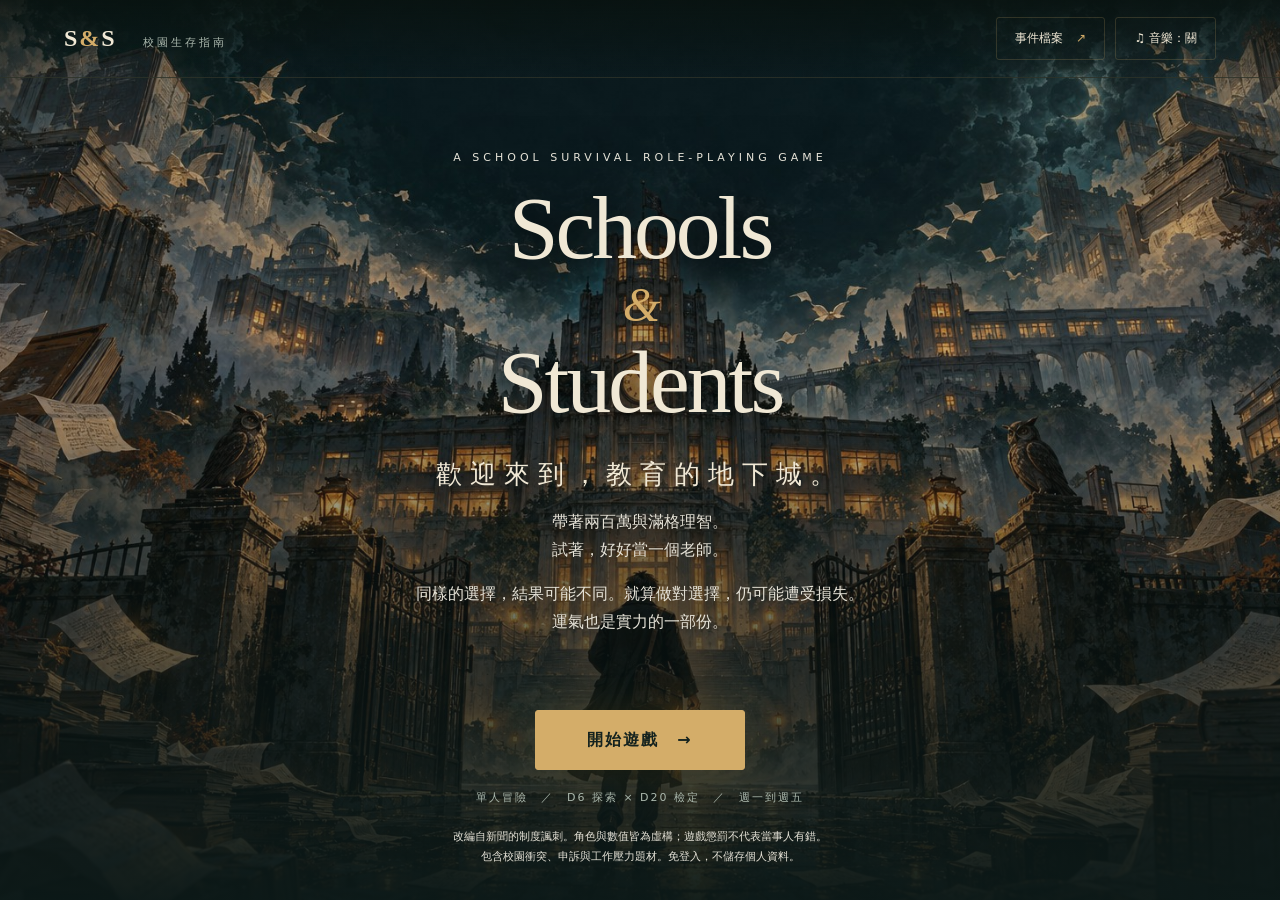
<file: index.html>
<!doctype html><html lang="zh-Hant"><head><meta charset="utf-8"><meta name="viewport" content="width=device-width,initial-scale=1"><meta name="theme-color" content="#10201e"><meta name="description" content="Schools & Students：一場星期一至星期五的校園生存擲骰冒險。"><title>Schools & Students｜校園生存指南</title><link rel="stylesheet" href="style.css"></head><body>
<header><a class="brand" href="index.html">S<span>&</span>S <small>校園生存指南</small></a><nav><button id="sourcesBtn">事件檔案 <span>↗</span></button><button id="soundBtn" aria-pressed="false">♫ 音樂：關</button></nav></header>
<main id="main" tabindex="-1"></main>
<dialog id="encounter" aria-labelledby="encounterTitle"></dialog>
<dialog id="archive"><div class="dialog-head"><div><p class="eyebrow">THE REAL WORLD</p><h2>現實，比劇本更荒誕。</h2></div><button id="closeArchive" aria-label="關閉事件檔案">✕</button></div><p>以下為創作來源，不是事件全貌。情境、對白、選項與數值為虛構；報導中的指控、受訪說法與評論不等同司法定論。查閱日期：2026-10-11。</p><div id="sourceList"></div></dialog>
<script src="events.js"></script><script src="engine.js"></script><script src="music.js"></script><script src="board.js"></script><script src="app.js"></script><noscript>請啟用 JavaScript 以遊玩本遊戲。</noscript></body></html>
</file>
<file: style.css>
:root{--bg:#0c1918;--panel:#142623;--ink:#f0e8d5;--muted:#abb8ad;--gold:#d4ad69;--line:#3b4b3d;--red:#f1a192}*{box-sizing:border-box}body{margin:0;background:var(--bg);color:var(--ink);font-family:system-ui,-apple-system,"Noto Sans TC",sans-serif;line-height:1.75}button,a{-webkit-tap-highlight-color:transparent}button{font:inherit;cursor:pointer;color:inherit;background:none;border:1px solid var(--line);padding:10px 18px;border-radius:3px}button:hover{border-color:var(--gold);background:#d4ad6910}button:focus-visible,a:focus-visible{outline:3px solid var(--gold);outline-offset:5px}button:disabled{opacity:.5;cursor:wait}a{color:var(--gold)}header{height:78px;display:flex;align-items:center;justify-content:space-between;padding:0 5vw;position:absolute;inset:0 0 auto;z-index:2;border-bottom:1px solid #e2d4a623;background:linear-gradient(#08110ec9,transparent)}.brand{font:700 24px Georgia,serif;text-decoration:none;color:var(--ink);letter-spacing:2px}.brand span{color:var(--gold)}.brand small{font:11px system-ui;letter-spacing:3px;margin-left:18px;color:var(--muted)}nav{display:flex;gap:10px}nav button{font-size:12px;border-color:#d4ad6930}nav span{color:var(--gold);margin-left:10px}.hero{min-height:100svh;position:relative;background:linear-gradient(180deg,#08171355 0%,#0a181838 40%,#0c1918f5 100%),url('assets/cover.jpg') center/cover;display:flex;flex-direction:column;align-items:center;justify-content:space-between;padding:120px 24px 34px;text-align:center}.hero-title{filter:drop-shadow(0 4px 20px #000);margin:auto 0}.eyebrow{font-size:11px;letter-spacing:4px;color:var(--gold);text-transform:uppercase}.hero h1{font-family:Georgia,'Times New Roman',serif;font-weight:400;font-size:clamp(48px,7vw,100px);line-height:1;letter-spacing:-3px;margin:16px 0}.hero h1 span{display:block;font-style:italic;font-size:.54em;color:var(--gold);margin:8px}.hero h2{font:400 clamp(18px,2vw,26px) Georgia,serif;letter-spacing:8px;margin:30px 0 12px}.hero p{color:#e5e2d7}.hero-bottom{margin-top:42px}.primary{background:var(--gold);border-color:var(--gold);color:#14221e;min-width:210px;font-weight:700;padding:15px 30px;letter-spacing:2px;box-shadow:0 0 40px #c2943220}.primary:hover{background:#e8c98e;color:#0c1918}.meta{font-size:11px;letter-spacing:2px;color:var(--muted);margin:18px 0}.fine{font-size:11px;color:var(--muted);max-width:680px;margin:20px auto 0}.shell{max-width:1180px;margin:auto;padding:120px 30px 50px}.intro{text-align:center;max-width:740px;margin:0 auto 35px}h2,h3{font-family:Georgia,"Noto Serif TC",serif;font-weight:400}h2{font-size:32px;line-height:1.4;margin:10px 0 20px}.roles{display:grid;grid-template-columns:repeat(3,1fr);gap:20px;margin:32px 0}.role{padding:30px 24px;text-align:left;background:var(--panel);min-height:240px}.role-icon{font-size:30px;color:var(--gold)}.role h3{font-size:23px;margin:16px 0 6px}.role p{font-size:13px;color:var(--muted)}.role small{color:var(--gold)}.rulebox{border:1px solid var(--line);padding:22px 28px;color:var(--muted);font-size:13px}.rulebox summary{color:var(--ink);cursor:pointer}.hud{display:grid;grid-template-columns:1.4fr 1fr 1fr;gap:24px;border-block:1px solid var(--line);padding:18px 0;margin-bottom:30px}.hud small{color:var(--muted);font-size:11px;letter-spacing:2px;display:block}.hud strong{font:26px Georgia,serif}.meter{height:3px;background:#34433c;margin-top:12px}.meter i{display:block;background:var(--gold);height:100%;transition:width .5s}.layout{display:grid;grid-template-columns:minmax(0,1fr) 280px;gap:36px}.story-card{background:linear-gradient(145deg,#1b302a,#142521);border:1px solid var(--line);padding:36px;position:relative}.story-card:before{content:'';width:34px;height:2px;background:var(--gold);position:absolute;top:-1px;left:36px}.story{font-size:16px;line-height:2;color:#d9ddd1;margin:22px 0 30px}.tag{font-size:11px;letter-spacing:2px;color:var(--gold)}.choices{display:grid;gap:10px}.choice{display:flex;align-items:center;text-align:left;width:100%;padding:17px 20px;font-size:14px;background:#0c191860;gap:18px}.letter{color:var(--gold);font-family:Georgia,serif;font-size:18px}.choice.selected{border-color:var(--gold);background:#d4ad6918}.check{display:flex;align-items:center;justify-content:space-between;margin-top:28px;gap:20px}.check small{font-size:11px;color:var(--muted)}.side{font-size:13px;color:var(--muted)}.side h3{color:var(--ink);font-size:19px}.die{width:116px;height:124px;clip-path:polygon(50% 0,96% 25%,96% 75%,50% 100%,4% 75%,4% 25%);background:linear-gradient(145deg,#d6ba7c,#756443);display:grid;place-items:center;color:#11221c;font:52px Georgia;margin:26px auto}.rolling{animation:roll .15s linear infinite}.die-wrap{text-align:center;border:1px solid var(--line);padding:22px 15px;background:#13221f}.dicecaption{font-size:11px;letter-spacing:3px}.route{display:flex;gap:8px;margin:20px 0}.route i{width:10px;height:10px;border:1px solid var(--line);border-radius:50%}.route i.done{background:var(--gold);border-color:var(--gold)}.route i.current{border-color:var(--gold);box-shadow:0 0 0 3px #d4ad6925}.result{margin-top:20px;border-top:1px solid var(--line);padding-top:25px}.result h3{font-size:25px;margin:5px 0}.delta{display:flex;gap:25px;font:22px Georgia;margin:20px 0;color:var(--red)}.source{margin:22px 0;padding:20px;background:#09141177;border-left:2px solid var(--gold);font-size:12px;color:var(--muted)}.source p{margin:10px 0}.source a{display:block;margin:8px 0;overflow-wrap:anywhere}.source-label{font-size:10px;letter-spacing:2px;color:var(--gold)}.note{color:var(--muted);font-size:12px}.actions{display:flex;gap:12px;flex-wrap:wrap;margin-top:22px}.recap{margin:16px 0;padding:18px 24px;border:1px solid var(--line)}.recap summary{cursor:pointer}.recap .source{margin-bottom:0}dialog{width:min(820px,94vw);max-height:85svh;overflow:auto;background:var(--bg);color:var(--ink);border:1px solid var(--gold);padding:30px}dialog::backdrop{background:#030909d9;backdrop-filter:blur(5px)}.dialog-head{display:flex;justify-content:space-between;gap:16px;align-items:start}.dialog-head h2{font-size:26px}dialog p{font-size:13px;color:var(--muted)}#main:focus{outline:none}@keyframes roll{50%{transform:rotate(12deg) scale(.92)}}@media(max-width:760px){header{height:66px;padding:0 18px}.brand small{display:none}nav button{padding:7px 10px;font-size:11px}.hero{padding-top:110px}.hero h1{letter-spacing:-2px}.hero h2{letter-spacing:5px}.shell{padding:96px 18px 30px}.roles{grid-template-columns:1fr;gap:12px}.role{min-height:0;padding:18px 22px}.role-icon{float:right}.role h3{margin:0}.layout{grid-template-columns:1fr;gap:24px}.story-card{padding:24px 20px}.side{display:grid;grid-template-columns:140px 1fr;gap:20px}.side .die{width:70px;height:80px;font-size:36px;margin:10px auto}.hud{gap:12px}.hud strong{font-size:20px}.hud small{font-size:9px}.check{align-items:stretch;flex-direction:column}.check .primary{width:100%}h2{font-size:26px}.choice{padding:15px 12px}.hero-bottom{margin-top:80px}.delta{font-size:18px}}@media(prefers-reduced-motion:reduce){*{animation:none!important;transition:none!important}}
.map-layout{display:grid;grid-template-columns:minmax(0,1fr) 260px;gap:30px;align-items:start}.campus-board{display:grid;grid-template-columns:repeat(10,minmax(0,1fr));grid-template-rows:repeat(10,minmax(0,1fr));aspect-ratio:1;background:#233b32;border:2px solid #7c7952;border-radius:8px;gap:3px;padding:5px;box-shadow:0 15px 60px #0004}.tile{background:#172923;display:flex;flex-direction:column;align-items:center;justify-content:center;position:relative;border:1px solid #526447;line-height:1.15;min-width:0;border-radius:3px}.tile small{position:absolute;top:3px;left:4px;font-size:8px;color:#a4b299}.tile b{font-size:20px;color:#d4ad69}.tile span{font-size:9px;margin-top:4px;text-align:center}.tile.event{background:#493d2b}.tile.rest{background:#234c40}.tile.start,.tile.finish{background:#c3a567;color:#11251c}.tile.start b,.tile.finish b{color:#11251c}.tile.start small,.tile.finish small{color:#304134}.tile.passed{opacity:.55}.tile.occupied{opacity:1;border:2px solid #fff0b7;box-shadow:0 0 15px #ffe28eaa;z-index:1;transform:scale(1.08);background:#e7c989;color:#10211c}.tile.occupied b{color:#10211c}.tile.occupied small{color:#304134}.courtyard{grid-row:2/10;grid-column:2/10;display:flex;flex-direction:column;align-items:center;justify-content:center;text-align:center;background:radial-gradient(ellipse,#284439,#152c26);border:1px dashed #85927266;margin:10px;padding:14px}.courtyard h2{margin:0;font-size:32px;letter-spacing:8px}.courtyard p{font-size:12px;color:#b9c7b6}.courtyard .eyebrow{font-size:9px;letter-spacing:2px}.school-building{font-size:100px;color:#b0ab79;line-height:1.2;text-shadow:0 6px #091e1966}.campus-legend{display:flex;gap:12px;flex-wrap:wrap;justify-content:center;font-size:11px;color:var(--gold);margin:14px 0}.map-controls{padding:24px;background:var(--panel);border:1px solid var(--line)}.map-controls h2{margin:8px 0}.map-controls .primary{width:100%;min-width:0;padding:13px 10px;font-size:14px}.d6{width:86px;height:86px;margin:22px auto 12px;border:2px solid var(--gold);border-radius:14px;display:grid;place-items:center;background:#dfc68e;color:#14251f;font:50px Georgia;box-shadow:4px 5px 0 #776743}.map-controls>.note{text-align:center}.map-controls #landing{min-height:100px;font-size:14px}@media(max-width:900px){.map-layout{grid-template-columns:1fr}.map-controls{display:grid;grid-template-columns:100px 1fr;gap:8px 20px}.map-controls .tag,.map-controls h2{grid-column:1/-1}.map-controls .d6{grid-column:1;grid-row:3/5;margin:0}.map-controls #landing{grid-column:2;min-height:0}.map-controls .primary{grid-column:1/-1}.map-controls>.note{grid-column:1/-1}.map-controls>.note:first-of-type{grid-column:2;text-align:left}.courtyard{margin:6px}.school-building{font-size:70px}}@media(max-width:480px){.campus-board{gap:2px;padding:3px}.tile span{display:none}.tile b{font-size:15px}.tile small{font-size:6px;top:1px;left:2px}.tile.start span,.tile.finish span{display:block;font-size:7px;margin:0}.tile.start b,.tile.finish b{display:none}.courtyard{padding:8px;margin:3px}.courtyard h2{font-size:22px;letter-spacing:4px}.courtyard p{font-size:10px;margin:8px 0}.school-building{font-size:48px}.campus-legend{font-size:9px;gap:8px;margin:5px 0}.courtyard .eyebrow{font-size:7px;letter-spacing:1px}}
.week-strip{display:flex;gap:8px;margin:0 0 16px}.week-strip span{flex:1;text-align:center;border:1px solid var(--line);padding:9px 4px;color:var(--muted);font-size:12px}.week-strip .today{background:var(--gold);color:#10221b;font-weight:700}.week-strip .finished{background:#25473b;color:#d0dec9}
/* Resource changes always use a sign as well as color. */
.loss,.delta .loss{color:#f1a192}.gain,.delta .gain{color:#94dfaf}.effects{display:flex;align-items:center;gap:12px;flex-wrap:wrap;padding:12px 0 22px;font-size:12px}.effects small{color:var(--muted)}.effects button{border-color:#94dfaf;color:#94dfaf}.tile.class{background:#203d38}.tile.news{background:#634137}.tile.work{background:#414532}.tile.colleague{background:#3d3c56}.tile.principal{background:#61414e}.tile.occupied{background:#e7c989}.meteor{font-size:100px;text-align:center;color:#f1a192;animation:meteor .55s ease-out}@keyframes meteor{from{transform:translate(70px,-60px) scale(.5);opacity:0}to{transform:translate(0,0);opacity:1}}.board-scroll{overflow-x:auto;padding:5px}.campus-board{min-width:560px}.map-controls .note{text-align:left}@media(max-width:480px){.tile span{display:block;font-size:9px}.tile small{font-size:8px}.tile b{font-size:19px}.tile.start b,.tile.finish b{display:block}.board-scroll:after{content:'↔ 可左右滑動校園地圖';display:block;font-size:12px;color:var(--muted);text-align:center}.hero h2{letter-spacing:2px}.hero-bottom{margin-top:24px}}
/* V3: ivory dice on an ink-blue tray, readable result panels. */
button:disabled{cursor:default}button:disabled:hover{background:inherit;border-color:var(--line)}
.dice-stage{position:relative;display:flex;flex-direction:column;align-items:center;justify-content:center;gap:16px;padding:24px 16px;margin:20px 0;border:1px solid #6c91a280;border-radius:22px;background:radial-gradient(ellipse at 50% 35%,#376077,#122c3e 75%);box-shadow:inset 0 0 36px #05152180,0 12px 28px #0003;overflow:hidden}.dice-stage:before{content:'';position:absolute;inset:9px;border:1px solid #9bbdcc30;border-radius:16px;pointer-events:none}.dice-stage .dicecaption{color:#e5d6ad}.dice-hint{font-size:12px;color:#c1d5df}.physical-die{position:relative;width:102px;height:102px;display:grid;place-items:center;background:linear-gradient(145deg,#fffdf1,#dddaca);color:#132f59;border:1px solid #fff9dd;border-radius:19px;box-shadow:inset 3px 3px 7px #fff,inset -5px -5px 8px #b6b6aa,7px 9px 0 #81909b,12px 17px 20px #0006;transform:rotate(-7deg);margin:10px;font:bold 44px Georgia}.pip-face{display:grid;grid-template:repeat(3,1fr)/repeat(3,1fr);gap:9px;width:70px;height:70px;padding:4px}.pip-face i{width:14px;height:14px;border-radius:50%;align-self:center;justify-self:center}.pip-face .pip{background:#17345a;box-shadow:inset 1px 2px 3px #020e26,0 1px 1px #fff}.physical-die.twenty{clip-path:polygon(50% 0,96% 25%,96% 75%,50% 100%,4% 75%,4% 25%);border-radius:0;transform:none}.tumbling{animation:tumble .4s ease-in-out infinite}@keyframes tumble{0%{transform:translateY(0) rotate(-7deg)}50%{transform:translateY(-14px) rotate(28deg) scale(.92)}100%{transform:translateY(0) rotate(83deg)}}
.dice-result,#diceNote,.outcome-text{font-size:19px!important;line-height:1.65;color:#153764!important;background:#e3edf2;border:1px solid #aac1cf;border-radius:10px;padding:16px 18px;margin:16px 0;letter-spacing:.2px;font-weight:600}.dice-result{box-shadow:0 4px 14px #0002}#diceNote{display:block;font-size:17px!important}.die{color:#153764}.statement{border:1px solid #738c7b;border-radius:10px;background:#223a30;padding:18px 22px;margin:16px 0 24px}.statement small{color:var(--gold)}.statement p{font-size:20px;line-height:1.8;margin:8px 0}.status-garden{display:grid;grid-template-columns:repeat(2,minmax(0,1fr));gap:9px;width:100%;max-width:340px;margin:12px 0}.status-badge{display:grid;grid-template-columns:auto 1fr auto;align-items:center;gap:8px;border:1px solid #718e77;padding:10px;border-radius:9px;text-align:left;background:#102b25}.status-badge.positive{color:#a2e2b4}.status-badge.negative{color:#ffb0a2;border-color:#9f6a5d;background:#432c29}.status-badge b{font-size:12px}.status-badge strong{font-size:20px}.status-badge>span{font-size:22px}.tile.question{background:#233e45}.tile.question b{font-size:25px}.tile.work{background:#5b5133;border-color:#d3bb7c}.tile.occupied{background:#e7c989}.courtyard{overflow:auto}.school-building{font-size:70px}.map-controls .dice-stage{width:100%;grid-column:1/-1}.map-controls #landing{overflow-wrap:anywhere}.map-controls .dice-result{font-size:17px!important;padding:12px}.map-controls>.note:first-of-type{grid-column:1/-1}.map-controls #landing{grid-column:1/-1}.tile span{font-size:10px;font-weight:600}.tile.work span{color:#fff0ca}.tile.occupied span{color:#10211c}@media(max-width:480px){.status-badge{padding:7px}.status-badge b{font-size:11px}.courtyard h2{font-size:24px}.school-building{font-size:55px}.dice-result,.outcome-text{font-size:18px!important}.tile span{display:block!important;font-size:9px}}
.result{background:#e3edf2;border:1px solid #aac1cf;border-radius:12px;padding:24px;margin-top:24px}.result>h3{color:#153764;font-size:28px}.result>p{color:#153764;font-size:17px}.result .delta{background:#153127;border-radius:8px;padding:14px;flex-wrap:wrap}.result .source{background:#153127}.result .dice-result{margin-top:0;background:#f6fafc}.status-garden:empty{display:none}
/* Encounter confirmation keeps the board visible behind a compact dialog. */
#encounter{width:min(440px,calc(100vw - 36px));max-height:85svh;text-align:center;border:1px solid #d4ad6980;border-radius:18px;background:linear-gradient(145deg,#243b31,#132723);padding:30px;box-shadow:0 24px 80px #0008}#encounter::backdrop{background:#06161370;backdrop-filter:none}#encounter h2{font-size:29px;margin:10px 0}#encounter p{font-size:15px;color:#d5dfd3}#encounter .eyebrow{font-size:10px;color:var(--gold)}#encounter .primary{margin-top:14px;width:100%}.encounter-icon{color:var(--gold);font-size:52px;line-height:1.2;margin:0 auto 10px}.dice-note,.result>p.dice-note{font-size:12px!important;color:#244368;line-height:1.6;background:#e8eef1;padding:10px 12px;border-radius:6px;margin:22px 0 16px;font-weight:400;border:0}#diceNote{font-size:12px!important;font-weight:400;padding:10px;box-shadow:none}.recap .dice-result{font-size:12px!important;box-shadow:none;padding:10px}
.work-illustration{margin:18px 0 24px;overflow:hidden;border:1px solid #8c997e;border-radius:14px;background:#1e352d}.work-illustration img{display:block;width:100%;height:auto;max-height:400px;object-fit:contain}@media(max-width:600px){.work-illustration img{max-height:300px}}
.map-screen #moveBtn{font-size:42px;line-height:1.25;letter-spacing:1px;padding:20px 12px;font-weight:800;white-space:normal;overflow-wrap:anywhere}
</file>
